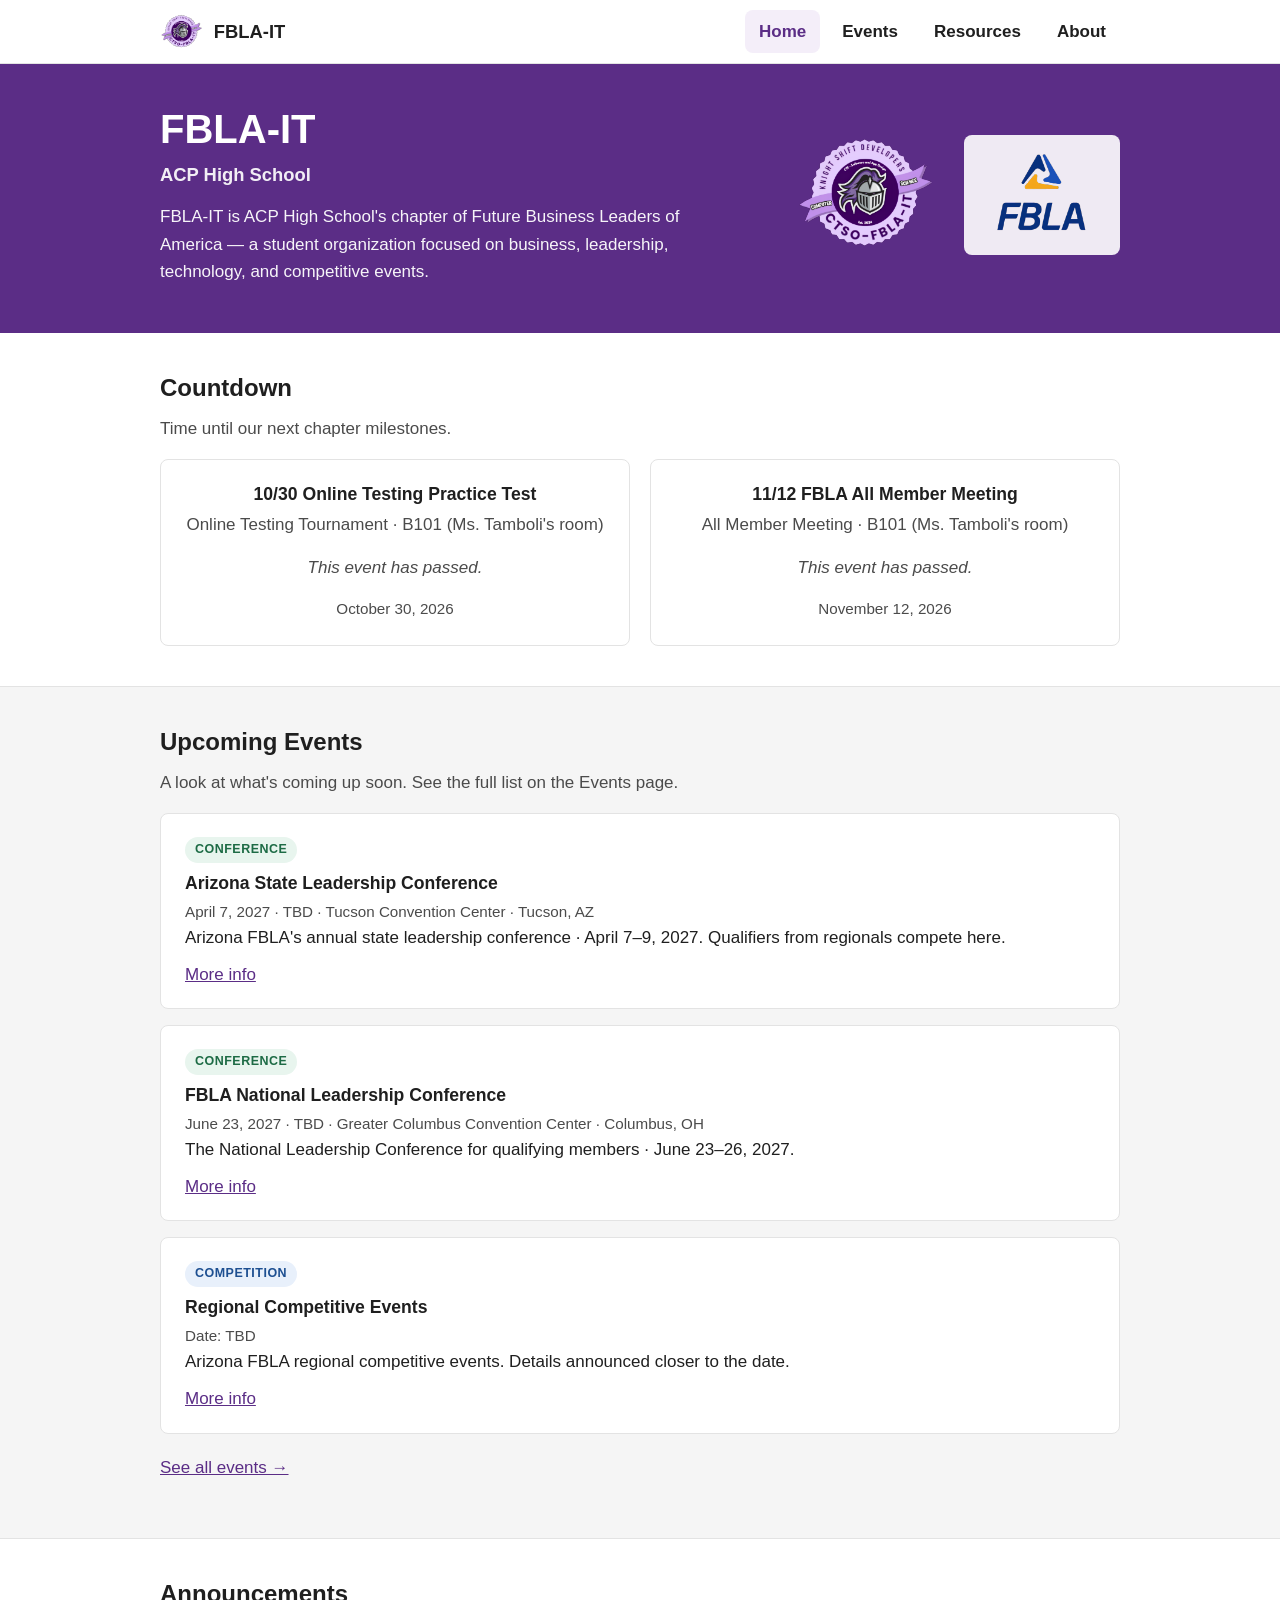
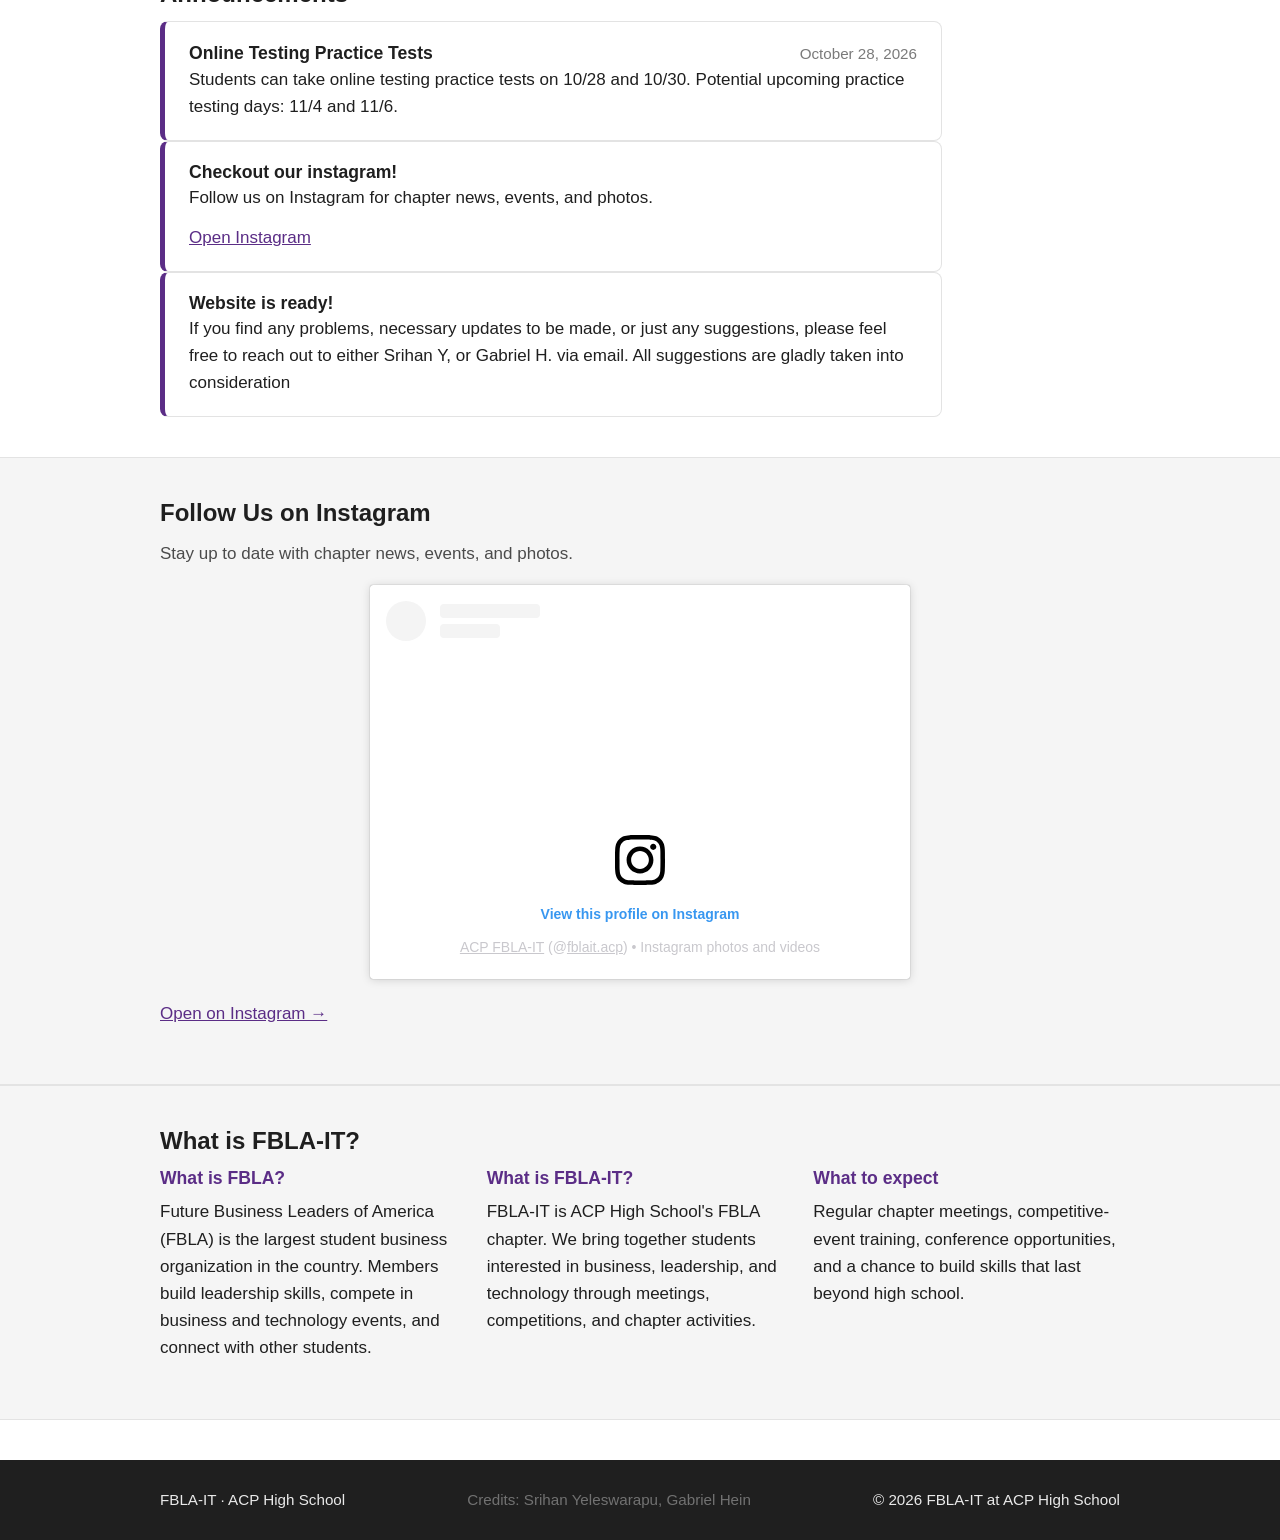
<file: index.html>
<!DOCTYPE html>
<html lang="en">
  <head>
    <meta charset="UTF-8" />
    <meta name="viewport" content="width=device-width, initial-scale=1.0" />
    <title>FBLA-IT | ACP High School</title>
    <meta
      name="description"
      content="FBLA-IT is ACP High School's FBLA chapter focused on business, leadership, technology, and competitive events."
    />
    <link rel="icon" href="images/favicon.svg" type="image/svg+xml" />
    <link rel="stylesheet" href="css/styles.css" />
  </head>
  <body>
    <header class="site-header">
      <div class="container header-inner">
        <a class="brand" href="index.html">
          <!-- Replace images/acp-logo.svg with the official ACP High School logo -->
          <img
            class="brand-logo"
            src="images/acp-logo.svg"
            alt="ACP High School logo"
          />
          <span>FBLA-IT</span>
        </a>
        <button
          class="nav-toggle"
          id="nav-toggle"
          aria-label="Menu"
          aria-expanded="false"
          aria-controls="site-nav"
        >
          <span class="bar"></span>
          <span class="bar"></span>
          <span class="bar"></span>
        </button>
        <nav id="site-nav" class="site-nav" aria-label="Main navigation">
          <ul>
            <li><a class="active" aria-current="page" href="index.html">Home</a></li>
            <li><a href="events.html">Events</a></li>
            <li><a href="resources.html">Resources</a></li>
            <li><a href="about.html">About</a></li>
          </ul>
        </nav>
      </div>
    </header>

    <main id="main">
      <!-- Hero -->
      <section class="hero">
        <div class="container hero-inner">
          <div class="hero-text">
            <h1>FBLA-IT</h1>
            <p class="hero-school">ACP High School</p>
            <p class="hero-description">
              FBLA-IT is ACP High School's chapter of Future Business Leaders
              of America — a student organization focused on business,
              leadership, technology, and competitive events.
            </p>
          </div>
          <div class="hero-logos">
            <!-- Replace these with the official logo files (keep the same names) -->
            <img src="images/acp-logo.svg" alt="ACP High School logo" />
            <img src="images/fbla-primary-logo.svg" alt="FBLA High School logo" />
            <!-- <img src="images\fbla-emblem.svg" alt="FBLA High School emblem" /> -->
          </div>
        </div>
      </section>

      <!-- Countdown -->
      <section class="section" aria-labelledby="countdown-heading">
        <div class="container">
          <h2 id="countdown-heading">Countdown</h2>
          <p class="section-intro">
            Time until our next chapter milestones.
          </p>
          <div id="countdown-list" class="countdown-list"></div>
        </div>
      </section>

      <!-- Upcoming events -->
      <section class="section section-alt" aria-labelledby="upcoming-heading">
        <div class="container">
          <h2 id="upcoming-heading">Upcoming Events</h2>
          <p class="section-intro">
            A look at what's coming up soon. See the full list on the Events page.
          </p>
          <div id="home-events" class="event-list"></div>
          <p class="section-link"><a href="events.html">See all events &rarr;</a></p>
        </div>
      </section>

      <!-- Latest announcement -->
      <section class="section" aria-labelledby="announcement-heading">
        <div class="container">
          <h2 id="announcement-heading">Announcements</h2>
          <div id="announcements"></div>
        </div>
      </section>

      <!-- Instagram -->
      <section class="section section-alt" aria-labelledby="instagram-heading">
        <div class="container">
          <h2 id="instagram-heading">Follow Us on Instagram</h2>
          <p class="section-intro">
            Stay up to date with chapter news, events, and photos.
          </p>
          <div class="instagram-embed">
            <blockquote class="instagram-media" data-instgrm-permalink="https://www.instagram.com/fblait.acp/?utm_source=ig_embed&amp;utm_campaign=loading" data-instgrm-version="14" style=" background:#FFF; border:0; border-radius:3px; box-shadow:0 0 1px 0 rgba(0,0,0,0.5),0 1px 10px 0 rgba(0,0,0,0.15); margin: 1px auto; max-width:540px; min-width:326px; padding:0; width:99.375%; width:-webkit-calc(100% - 2px); width:calc(100% - 2px);">
              <div style="padding:16px;">
                <a href="https://www.instagram.com/fblait.acp/?utm_source=ig_embed&amp;utm_campaign=loading" style=" background:#FFFFFF; line-height:0; padding:0 0; text-align:center; text-decoration:none; width:100%;" target="_blank">
                  <div style=" display: flex; flex-direction: row; align-items: center;">
                    <div style="background-color: #F4F4F4; border-radius: 50%; flex-grow: 0; height: 40px; margin-right: 14px; width: 40px;"></div>
                    <div style="display: flex; flex-direction: column; flex-grow: 1; justify-content: center;">
                      <div style=" background-color: #F4F4F4; border-radius: 4px; flex-grow: 0; height: 14px; margin-bottom: 6px; width: 100px;"></div>
                      <div style=" background-color: #F4F4F4; border-radius: 4px; flex-grow: 0; height: 14px; width: 60px;"></div>
                    </div>
                  </div>
                  <div style="padding: 19% 0;"></div>
                  <div style="display:block; height:50px; margin:0 auto 12px; width:50px;">
                    <svg width="50px" height="50px" viewBox="0 0 60 60" version="1.1" xmlns="https://www.w3.org/2000/svg" xmlns:xlink="https://www.w3.org/1999/xlink">
                      <g stroke="none" stroke-width="1" fill="none" fill-rule="evenodd">
                        <g transform="translate(-511.000000, -20.000000)" fill="#000000">
                          <g>
                            <path d="M556.869,30.41 C554.814,30.41 553.148,32.076 553.148,34.131 C553.148,36.186 554.814,37.852 556.869,37.852 C558.924,37.852 560.59,36.186 560.59,34.131 C560.59,32.076 558.924,30.41 556.869,30.41 M541,60.657 C535.114,60.657 530.342,55.887 530.342,50 C530.342,44.114 535.114,39.342 541,39.342 C546.887,39.342 551.658,44.114 551.658,50 C551.658,55.887 546.887,60.657 541,60.657 M541,33.886 C532.1,33.886 524.886,41.1 524.886,50 C524.886,58.899 532.1,66.113 541,66.113 C549.9,66.113 557.115,58.899 557.115,50 C557.115,41.1 549.9,33.886 541,33.886 M565.378,62.101 C565.244,65.022 564.756,66.606 564.346,67.663 C563.803,69.06 563.154,70.057 562.106,71.106 C561.058,72.155 560.06,72.803 558.662,73.347 C557.607,73.757 556.021,74.244 553.102,74.378 C549.944,74.521 548.997,74.552 541,74.552 C533.003,74.552 532.056,74.521 528.898,74.378 C525.979,74.244 524.393,73.757 523.338,73.347 C521.94,72.803 520.942,72.155 519.894,71.106 C518.846,70.057 518.197,69.06 517.654,67.663 C517.244,66.606 516.755,65.022 516.623,62.101 C516.479,58.943 516.448,57.996 516.448,50 C516.448,42.003 516.479,41.056 516.623,37.899 C516.755,34.978 517.244,33.391 517.654,32.338 C518.197,30.938 518.846,29.942 519.894,28.894 C520.942,27.846 521.94,27.196 523.338,26.654 C524.393,26.244 525.979,25.756 528.898,25.623 C532.057,25.479 533.004,25.448 541,25.448 C548.997,25.448 549.943,25.479 553.102,25.623 C556.021,25.756 557.607,26.244 558.662,26.654 C560.06,27.196 561.058,27.846 562.106,28.894 C563.154,29.942 563.803,30.938 564.346,32.338 C564.756,33.391 565.244,34.978 565.378,37.899 C565.522,41.056 565.552,42.003 565.552,50 C565.552,57.996 565.522,58.943 565.378,62.101 M570.82,37.631 C570.674,34.438 570.167,32.258 569.425,30.349 C568.659,28.377 567.633,26.702 565.965,25.035 C564.297,23.368 562.623,22.342 560.652,21.575 C558.743,20.834 556.562,20.326 553.369,20.18 C550.169,20.033 549.148,20 541,20 C532.853,20 531.831,20.033 528.631,20.18 C525.438,20.326 523.257,20.834 521.349,21.575 C519.376,22.342 517.703,23.368 516.035,25.035 C514.368,26.702 513.342,28.377 512.574,30.349 C511.834,32.258 511.326,34.438 511.181,37.631 C511.035,40.831 511,41.851 511,50 C511,58.147 511.035,59.17 511.181,62.369 C511.326,65.562 511.834,67.743 512.574,69.651 C513.342,71.625 514.368,73.296 516.035,74.965 C517.703,76.634 519.376,77.658 521.349,78.425 C523.257,79.167 525.438,79.673 528.631,79.82 C531.831,79.965 532.853,80.001 541,80.001 C549.148,80.001 550.169,79.965 553.369,79.82 C556.562,79.673 558.743,79.167 560.652,78.425 C562.623,77.658 564.297,76.634 565.965,74.965 C567.633,73.296 568.659,71.625 569.425,69.651 C570.167,67.743 570.674,65.562 570.82,62.369 C570.966,59.17 571,58.147 571,50 C571,41.851 570.966,40.831 570.82,37.631"></path>
                          </g>
                        </g>
                      </g>
                    </svg>
                  </div>
                  <div style="padding-top: 8px;">
                    <div style=" color:#3897f0; font-family:Arial,sans-serif; font-size:14px; font-style:normal; font-weight:550; line-height:18px;">View this profile on Instagram</div>
                  </div>
                </a>
                <p style=" color:#c9c8cd; font-family:Arial,sans-serif; font-size:14px; line-height:17px; margin-bottom:0; margin-top:8px; overflow:hidden; padding:8px 0 7px; text-align:center; text-overflow:ellipsis; white-space:nowrap;">
                  <a href="https://www.instagram.com/fblait.acp/?utm_source=ig_embed&amp;utm_campaign=loading" style=" color:#c9c8cd; font-family:Arial,sans-serif; font-size:14px; font-style:normal; font-weight:normal; line-height:17px;" target="_blank">ACP FBLA-IT</a>
                  (@<a href="https://www.instagram.com/fblait.acp/?utm_source=ig_embed&amp;utm_campaign=loading" style=" color:#c9c8cd; font-family:Arial,sans-serif; font-size:14px; font-style:normal; font-weight:normal; line-height:17px;" target="_blank">fblait.acp</a>) • Instagram photos and videos
                </p>
              </div>
            </blockquote>
          </div>
          <p class="section-link"><a href="https://www.instagram.com/fblait.acp/" target="_blank" rel="noopener">Open on Instagram &rarr;</a></p>
        </div>
      </section>

      <!-- About -->
      <section class="section section-alt" aria-labelledby="about-heading">
        <div class="container">
          <h2 id="about-heading">What is FBLA-IT?</h2>
          <div class="about-cols">
            <div>
              <h3>What is FBLA?</h3>
              <p>
                Future Business Leaders of America (FBLA) is the largest student
                business organization in the country. Members build leadership
                skills, compete in business and technology events, and connect
                with other students.
              </p>
            </div>
            <div>
              <h3>What is FBLA-IT?</h3>
              <p>
                FBLA-IT is ACP High School's FBLA chapter. We bring together
                students interested in business, leadership, and technology
                through meetings, competitions, and chapter activities.
              </p>
            </div>
            <div>
              <h3>What to expect</h3>
              <p>
                Regular chapter meetings, competitive-event training, conference
                opportunities, and a chance to build skills that last beyond
                high school.
              </p>
            </div>
          </div>
        </div>
      </section>
    </main>

    <footer class="site-footer">
      <div class="container footer-inner">
        <p>FBLA-IT &middot; ACP High School</p>
        <p class="footer-credits">Credits: Srihan Yeleswarapu, Gabriel Hein</p>
        <p>&copy; 2026 FBLA-IT at ACP High School</p>
      </div>
    </footer>

    <script src="js/data.js?v=7"></script>
    <script src="js/site.js?v=6"></script>
    <script async src="https://www.instagram.com/embed.js"></script>
  </body>
</html>
</file>
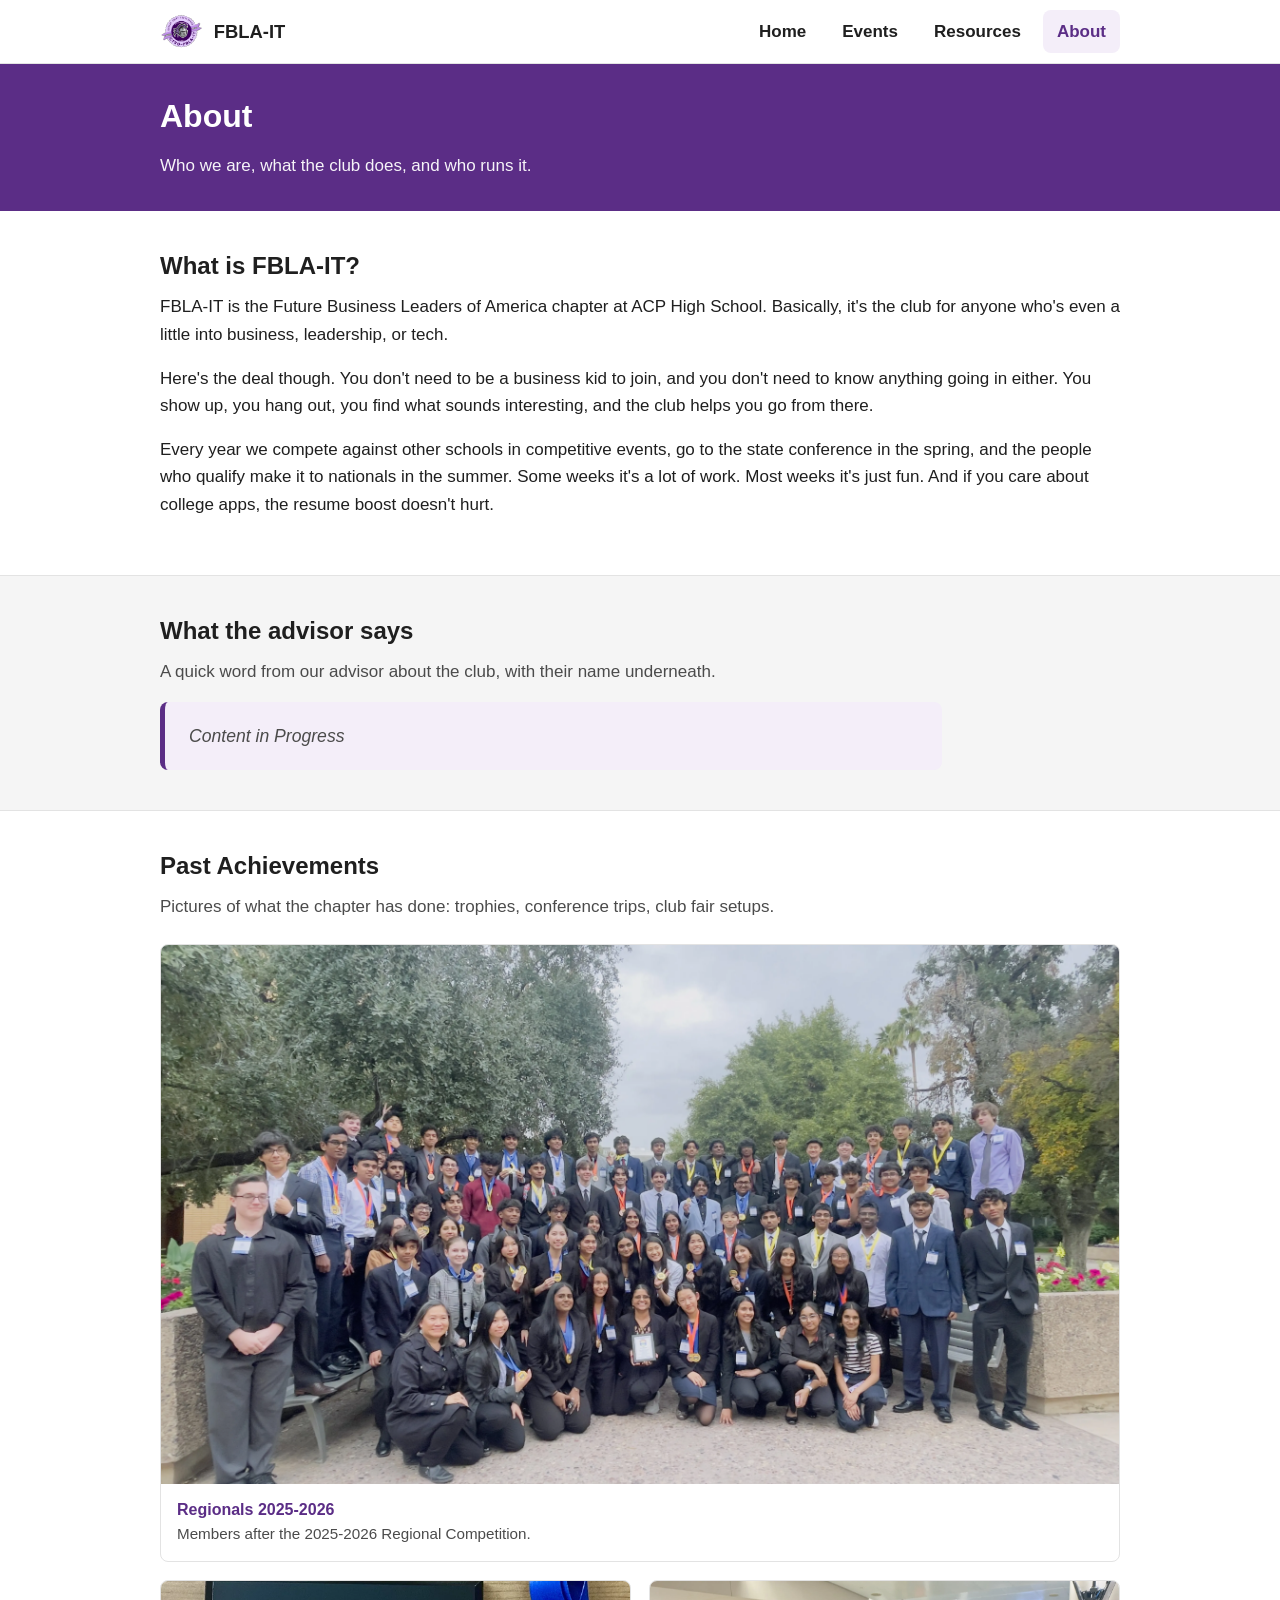
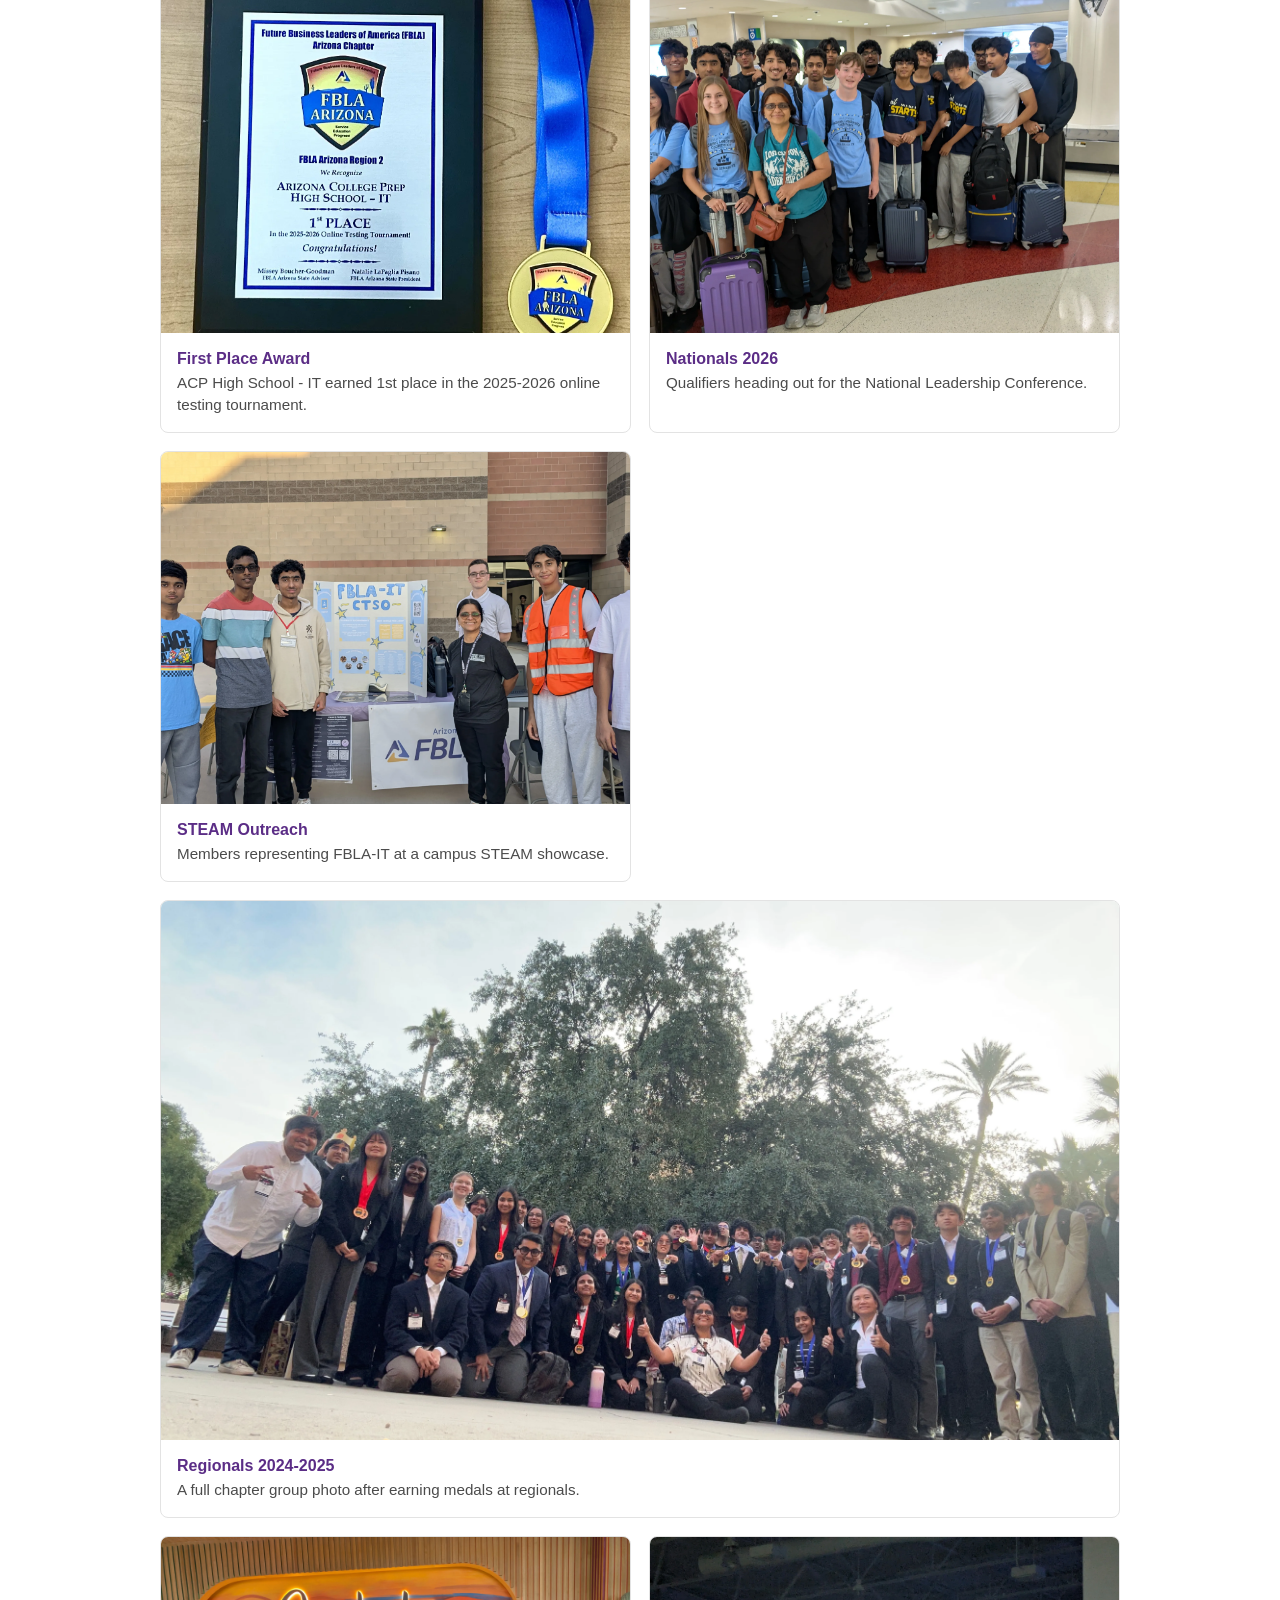
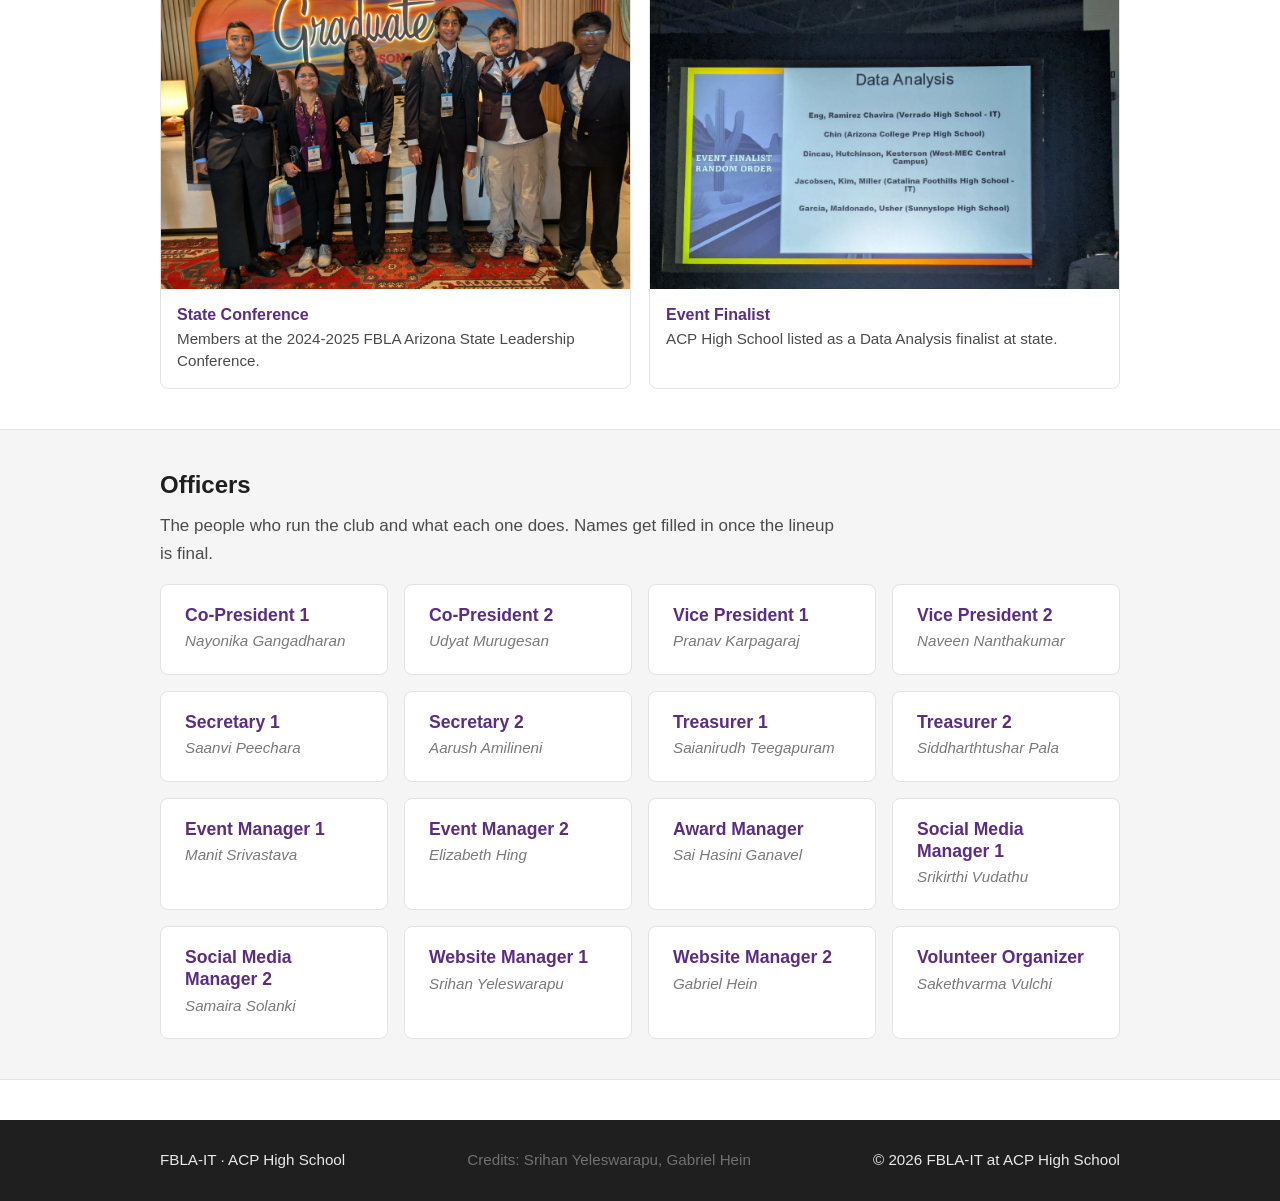
<file: about.html>
<!DOCTYPE html>
<html lang="en">

<head>
  <meta charset="UTF-8" />
  <meta name="viewport" content="width=device-width, initial-scale=1.0" />
  <title>About | FBLA-IT · ACP High School</title>
  <meta name="description"
    content="Who we are, what the club does, and the people who run FBLA-IT at ACP High School." />
  <link rel="icon" href="images/favicon.svg" type="image/svg+xml" />
  <link rel="stylesheet" href="css/styles.css" />
</head>

<body>
  <header class="site-header">
    <div class="container header-inner">
      <a class="brand" href="index.html">
        <img class="brand-logo" src="images/acp-logo.svg" alt="ACP High School logo" />
        <span>FBLA-IT</span>
      </a>
      <button class="nav-toggle" id="nav-toggle" aria-label="Menu" aria-expanded="false" aria-controls="site-nav">
        <span class="bar"></span>
        <span class="bar"></span>
        <span class="bar"></span>
      </button>
      <nav id="site-nav" class="site-nav" aria-label="Main navigation">
        <ul>
          <li><a href="index.html">Home</a></li>
          <li><a href="events.html">Events</a></li>
          <li><a href="resources.html">Resources</a></li>
          <li><a class="active" aria-current="page" href="about.html">About</a></li>
        </ul>
      </nav>
    </div>
  </header>

  <main id="main">
    <section class="page-header">
      <div class="container">
        <h1>About</h1>
        <p>Who we are, what the club does, and who runs it.</p>
      </div>
    </section>

    <section class="section">
      <div class="container">
        <h2>What is FBLA-IT?</h2>
        <p>
          FBLA-IT is the Future Business Leaders of America chapter at ACP
          High School. Basically, it's the club for anyone who's even a little
          into business, leadership, or tech.
        </p>
        <p>
          Here's the deal though. You don't need to be a business kid to join,
          and you don't need to know anything going in either. You show up,
          you hang out, you find what sounds interesting, and the club helps
          you go from there.
        </p>
        <p>
          Every year we compete against other schools in competitive events,
          go to the state conference in the spring, and the people who qualify
          make it to nationals in the summer. Some weeks it's a lot of work.
          Most weeks it's just fun. And if you care about college apps, the
          resume boost doesn't hurt.
        </p>
      </div>
    </section>

    <section class="section section-alt">
      <div class="container">
        <h2>What the advisor says</h2>
        <p class="section-intro">
          A quick word from our advisor about the club, with their name
          underneath.
        </p>
        <blockquote class="advisor-quote">
          <p>Content in Progress</p>
        </blockquote>
      </div>
    </section>

    <section class="section">
      <div class="container">
        <h2>Past Achievements</h2>
        <p class="section-intro">
          Pictures of what the chapter has done: trophies, conference trips,
          club fair setups.
        </p>
        <div class="achievement-gallery">
          <figure class="achievement-card achievement-card-wide">
            <img src="images/fbla-pics/Regionals_25-26/IMG_5899.webp"
              alt="ACP FBLA-IT members holding medals after the 2025-2026 regional competition" loading="lazy" />
            <figcaption>
              <strong>Regionals 2025-2026</strong>
              Members after the 2025-2026 Regional Competition.
            </figcaption>
          </figure>
          <figure class="achievement-card">
            <img
              src="images/fbla-pics/Regionals_25-26/Regionals Photo Form (File responses)/1stPlace_PlaqueAndMedal26.webp"
              alt="FBLA Arizona Region 2 first place plaque and medal for ACP High School IT" loading="lazy" />
            <figcaption>
              <strong>First Place Award</strong>
              ACP High School - IT earned 1st place in the 2025-2026 online
              testing tournament.
            </figcaption>
          </figure>
          <figure class="achievement-card">
            <img src="images/fbla-pics/Nationals_26/National2.webp"
              alt="ACP FBLA-IT students traveling with luggage for the national leadership conference" loading="lazy" />
            <figcaption>
              <strong>Nationals 2026</strong>
              Qualifiers heading out for the National Leadership Conference.
            </figcaption>
          </figure>
          <figure class="achievement-card">
            <img src="images/fbla-pics/Nationals_26/STEAM.webp"
              alt="ACP FBLA-IT students and advisor standing at a STEAM event booth" loading="lazy" />
            <figcaption>
              <strong>STEAM Outreach</strong>
              Members representing FBLA-IT at a campus STEAM showcase.
            </figcaption>
          </figure>
          <figure class="achievement-card achievement-card-wide">
            <img src="images/fbla-pics/Regionals_24-25/FBLA Regional_WhoteGroup_Cropped.webp"
              alt="ACP FBLA-IT members gathered outside after the 2024-2025 regional competition" loading="lazy" />
            <figcaption>
              <strong>Regionals 2024-2025</strong>
              A full chapter group photo after earning medals at regionals.
            </figcaption>
          </figure>
          <figure class="achievement-card">
            <img src="images/fbla-pics/State_Competitions_24-25/PXL_20250403_151923376.MP.webp"
              alt="ACP FBLA-IT members posing at the state conference" loading="lazy" />
            <figcaption>
              <strong>State Conference</strong>
              Members at the 2024-2025 FBLA Arizona State Leadership
              Conference.
            </figcaption>
          </figure>
          <figure class="achievement-card">
            <img src="images/fbla-pics/State_Competitions_24-25/PXL_20250403_171533867.webp"
              alt="Event finalist screen showing an ACP High School student listed for Data Analysis" loading="lazy" />
            <figcaption>
              <strong>Event Finalist</strong>
              ACP High School listed as a Data Analysis finalist at state.
            </figcaption>
          </figure>
        </div>
      </div>
    </section>

    <section class="section section-alt">
      <div class="container">
        <h2>Officers</h2>
        <p class="section-intro">
          The people who run the club and what each one does. Names get filled
          in once the lineup is final.
        </p>
        <div class="officer-grid">
          <article class="officer-card">
            <h3>Co-President 1</h3>
            <p class="officer-name">Nayonika Gangadharan</p>
          </article>
          <article class="officer-card">
            <h3>Co-President 2</h3>
            <p class="officer-name">Udyat Murugesan</p>
          </article>
          <article class="officer-card">
            <h3>Vice President 1</h3>
            <p class="officer-name">Pranav Karpagaraj</p>
          </article>
          <article class="officer-card">
            <h3>Vice President 2</h3>
            <p class="officer-name">Naveen Nanthakumar</p>
          </article>
          <article class="officer-card">
            <h3>Secretary 1</h3>
            <p class="officer-name">Saanvi Peechara</p>
          </article>
          <article class="officer-card">
            <h3>Secretary 2</h3>
            <p class="officer-name">Aarush Amilineni</p>
          </article>
          <article class="officer-card">
            <h3>Treasurer 1</h3>
            <p class="officer-name">Saianirudh Teegapuram</p>
          </article>
          <article class="officer-card">
            <h3>Treasurer 2</h3>
            <p class="officer-name">Siddharthtushar Pala</p>
          </article>
          <article class="officer-card">
            <h3>Event Manager 1</h3>
            <p class="officer-name">Manit Srivastava</p>
          </article>
          <article class="officer-card">
            <h3>Event Manager 2</h3>
            <p class="officer-name">Elizabeth Hing</p>
          </article>
          <article class="officer-card">
            <h3>Award Manager</h3>
            <p class="officer-name">Sai Hasini Ganavel</p>
          </article>
          <article class="officer-card">
            <h3>Social Media Manager 1</h3>
            <p class="officer-name">Srikirthi Vudathu</p>
          </article>
          <article class="officer-card">
            <h3>Social Media Manager 2</h3>
            <p class="officer-name">Samaira Solanki</p>
          </article>
          <article class="officer-card">
            <h3>Website Manager 1</h3>
            <p class="officer-name">Srihan Yeleswarapu</p>
          </article>
          <article class="officer-card">
            <h3>Website Manager 2</h3>
            <p class="officer-name">Gabriel Hein</p>
          </article>
          <article class="officer-card">
            <h3>Volunteer Organizer</h3>
            <p class="officer-name">Sakethvarma Vulchi</p>
          </article>
        </div>
      </div>
    </section>
  </main>

  <footer class="site-footer">
    <div class="container footer-inner">
      <p>FBLA-IT &middot; ACP High School</p>
      <p class="footer-credits">Credits: Srihan Yeleswarapu, Gabriel Hein</p>
      <p>&copy; 2026 FBLA-IT at ACP High School</p>
    </div>
  </footer>    <script src="js/data.js?v=7"></script>
    <script src="js/site.js?v=6"></script>
</body>

</html>
</file>
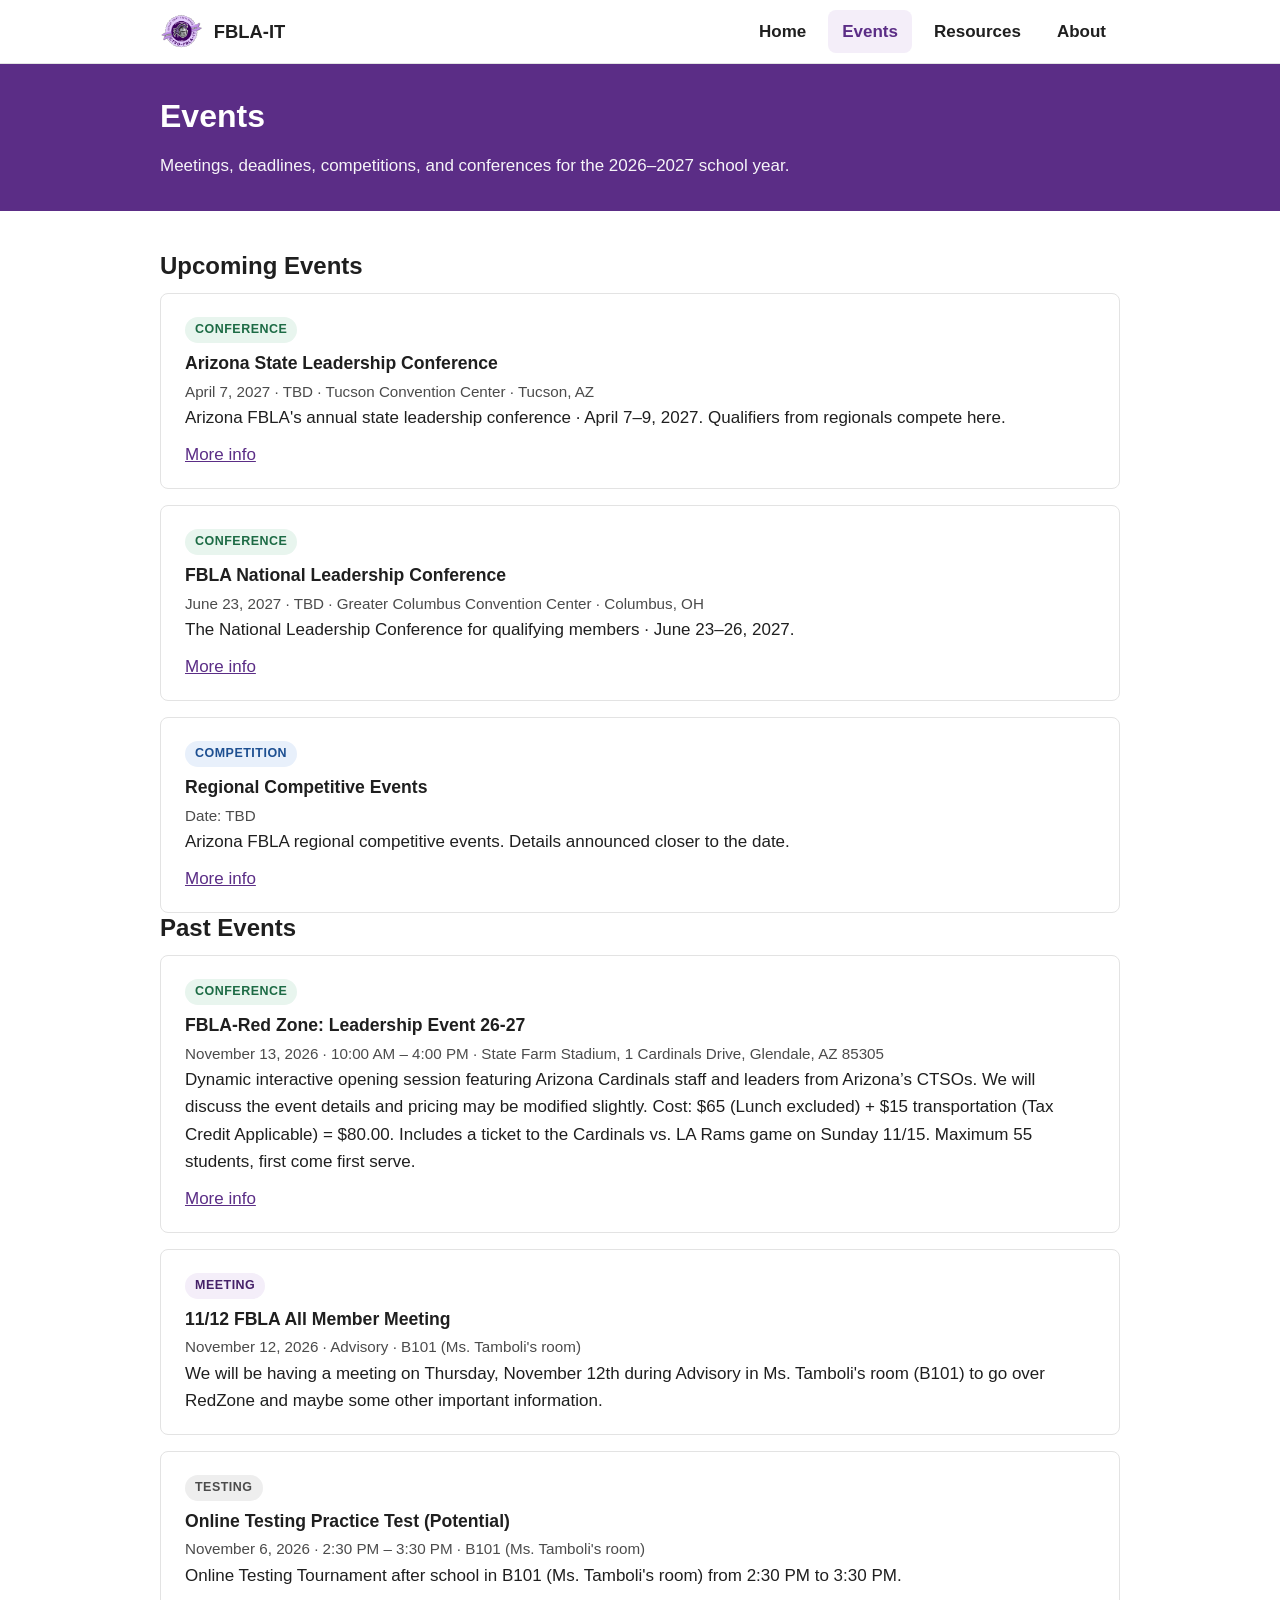
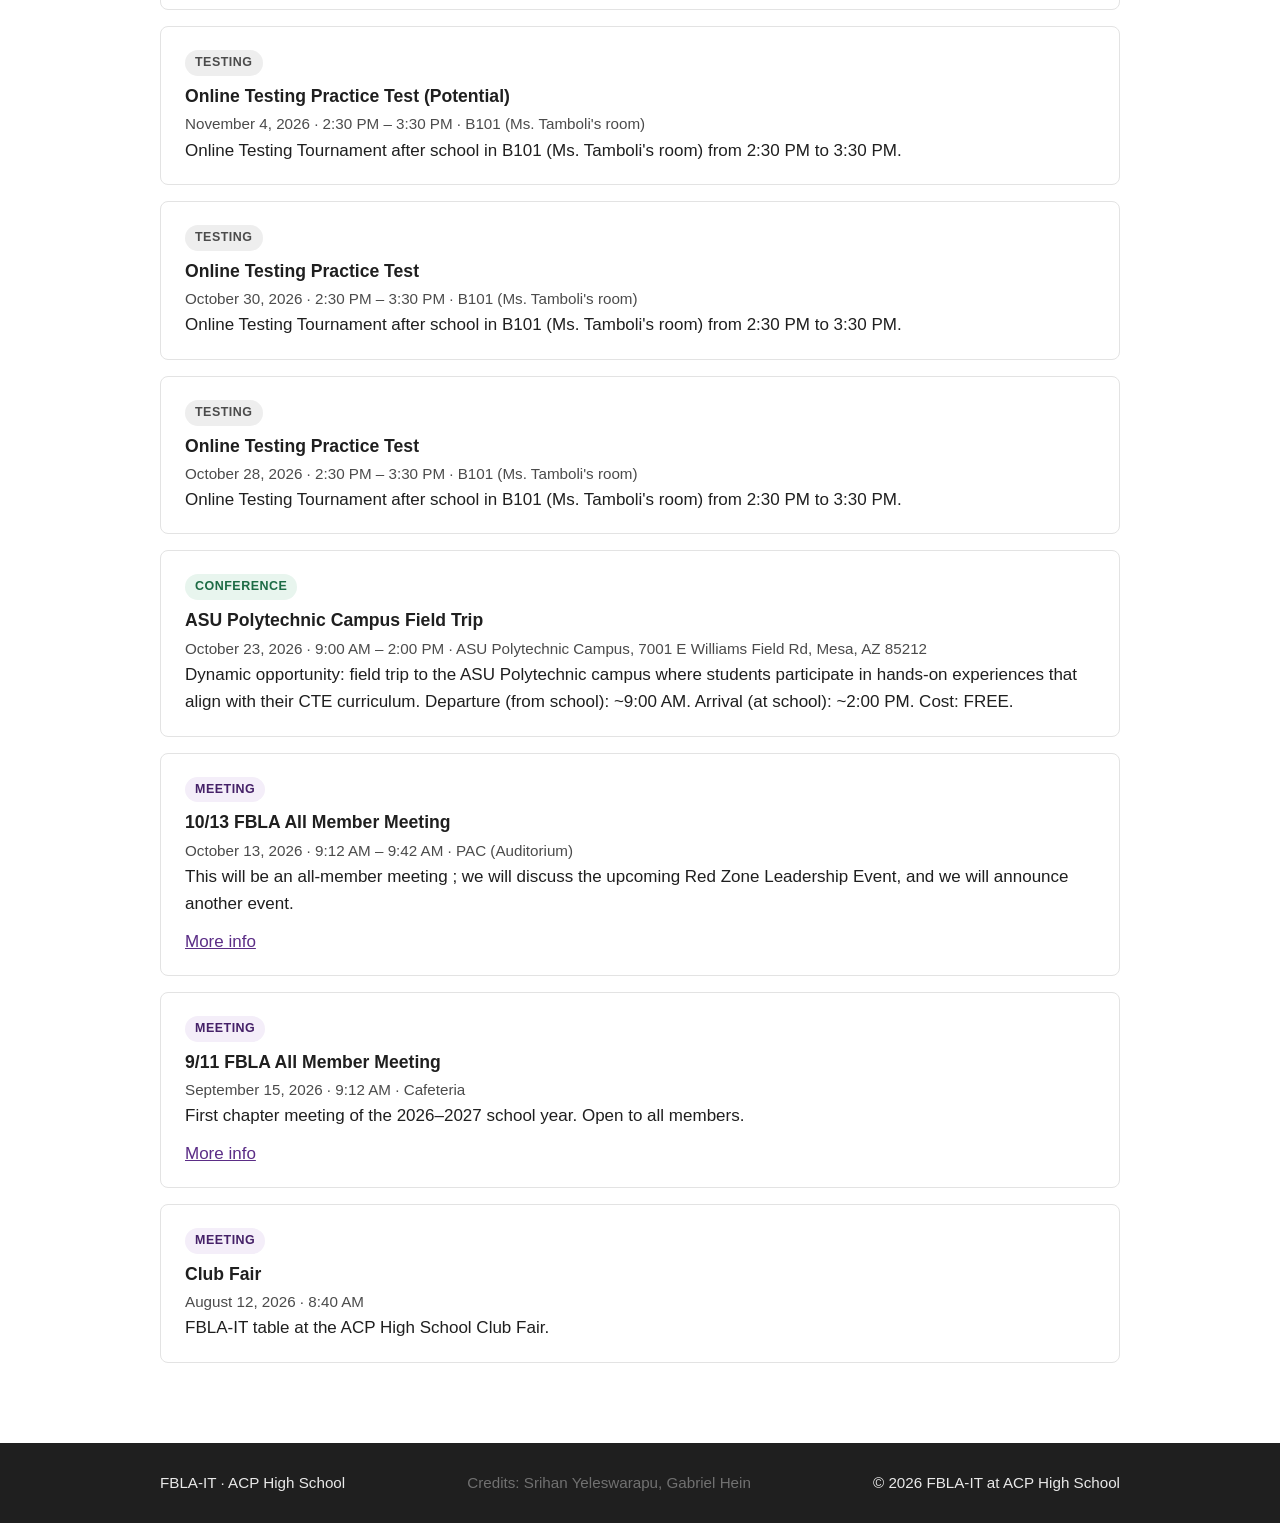
<file: events.html>
<!DOCTYPE html>
<html lang="en">
  <head>
    <meta charset="UTF-8" />
    <meta name="viewport" content="width=device-width, initial-scale=1.0" />
    <title>Events | FBLA-IT · ACP High School</title>
    <meta
      name="description"
      content="Upcoming FBLA-IT events and deadlines: meetings, competitions, conferences, and chapter dates."
    />
    <link rel="icon" href="images/favicon.svg" type="image/svg+xml" />
    <link rel="stylesheet" href="css/styles.css" />
  </head>
  <body>
    <header class="site-header">
      <div class="container header-inner">
        <a class="brand" href="index.html">
          <!-- Replace images/acp-logo.svg with the official ACP High School logo -->
          <img
            class="brand-logo"
            src="images/acp-logo.svg"
            alt="ACP High School logo"
          />
          <span>FBLA-IT</span>
        </a>
        <button
          class="nav-toggle"
          id="nav-toggle"
          aria-label="Menu"
          aria-expanded="false"
          aria-controls="site-nav"
        >
          <span class="bar"></span>
          <span class="bar"></span>
          <span class="bar"></span>
        </button>
        <nav id="site-nav" class="site-nav" aria-label="Main navigation">
          <ul>
            <li><a href="index.html">Home</a></li>
            <li><a class="active" aria-current="page" href="events.html">Events</a></li>
            <li><a href="resources.html">Resources</a></li>
            <li><a href="about.html">About</a></li>
          </ul>
        </nav>
      </div>
    </header>

    <main id="main">
      <section class="page-header">
        <div class="container">
          <h1>Events</h1>
          <p>
            Meetings, deadlines, competitions, and conferences for the
            2026&ndash;2027 school year.
          </p>
        </div>
      </section>

      <section class="section">
        <div class="container">
          <h2>Upcoming Events</h2>
          <div id="upcoming-events" class="event-list"></div>

          <h2 id="past-events-heading">Past Events</h2>
          <div id="past-events" class="event-list"></div>
        </div>
      </section>
    </main>

    <footer class="site-footer">
      <div class="container footer-inner">
        <p>FBLA-IT &middot; ACP High School</p>
        <p class="footer-credits">Credits: Srihan Yeleswarapu, Gabriel Hein</p>
        <p>&copy; 2026 FBLA-IT at ACP High School</p>
      </div>
    </footer>

    <script src="js/data.js?v=7"></script>
    <script src="js/site.js?v=6"></script>
  </body>
</html>
</file>
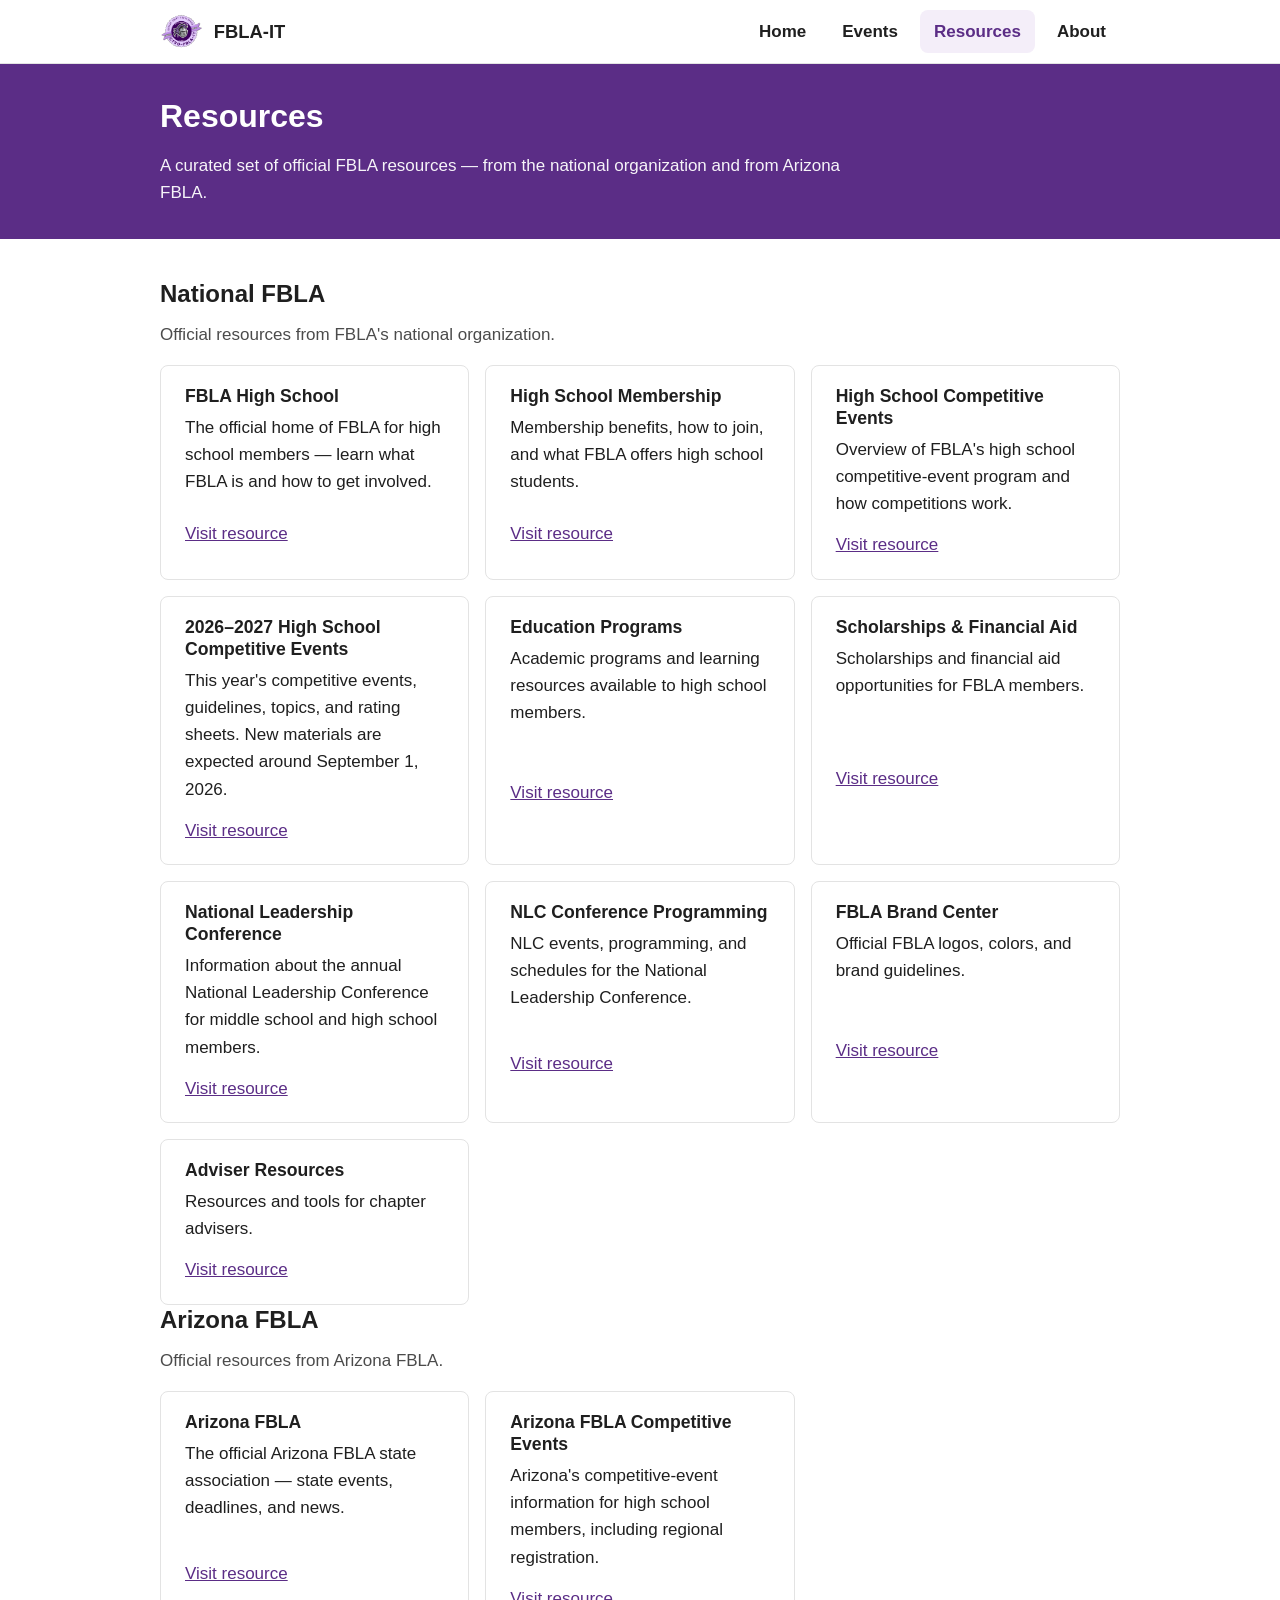
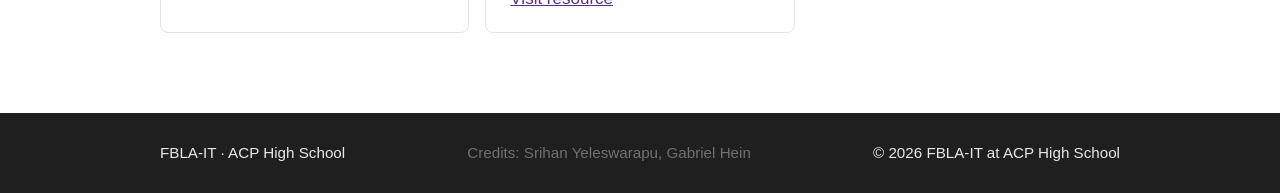
<file: resources.html>
<!DOCTYPE html>
<html lang="en">
  <head>
    <meta charset="UTF-8" />
    <meta name="viewport" content="width=device-width, initial-scale=1.0" />
    <title>Resources | FBLA-IT · ACP High School</title>
    <meta
      name="description"
      content="Official FBLA resources for members and anyone curious about the organization — National FBLA and Arizona FBLA."
    />
    <link rel="icon" href="images/favicon.svg" type="image/svg+xml" />
    <link rel="stylesheet" href="css/styles.css" />
  </head>
  <body>
    <header class="site-header">
      <div class="container header-inner">
        <a class="brand" href="index.html">
          <!-- Replace images/acp-logo.svg with the official ACP High School logo -->
          <img
            class="brand-logo"
            src="images/acp-logo.svg"
            alt="ACP High School logo"
          />
          <span>FBLA-IT</span>
        </a>
        <button
          class="nav-toggle"
          id="nav-toggle"
          aria-label="Menu"
          aria-expanded="false"
          aria-controls="site-nav"
        >
          <span class="bar"></span>
          <span class="bar"></span>
          <span class="bar"></span>
        </button>
        <nav id="site-nav" class="site-nav" aria-label="Main navigation">
          <ul>
            <li><a href="index.html">Home</a></li>
            <li><a href="events.html">Events</a></li>
            <li><a class="active" aria-current="page" href="resources.html">Resources</a></li>
            <li><a href="about.html">About</a></li>
          </ul>
        </nav>
      </div>
    </header>

    <main id="main">
      <section class="page-header">
        <div class="container">
          <h1>Resources</h1>
          <p>
            A curated set of official FBLA resources — from the national
            organization and from Arizona FBLA.
          </p>
        </div>
      </section>

      <section class="section">
        <div class="container">
          <div id="national-section">
            <h2>National FBLA</h2>
            <p class="section-intro">
              Official resources from FBLA's national organization.
            </p>
            <div id="national-resources" class="resource-grid"></div>
          </div>

          <div id="arizona-section">
            <h2>Arizona FBLA</h2>
            <p class="section-intro">
              Official resources from Arizona FBLA.
            </p>
            <div id="arizona-resources" class="resource-grid"></div>
          </div>
        </div>
      </section>
    </main>

    <footer class="site-footer">
      <div class="container footer-inner">
        <p>FBLA-IT &middot; ACP High School</p>
        <p class="footer-credits">Credits: Srihan Yeleswarapu, Gabriel Hein</p>
        <p>&copy; 2026 FBLA-IT at ACP High School</p>
      </div>
    </footer>

    <script src="js/data.js?v=7"></script>
    <script src="js/site.js?v=6"></script>
  </body>
</html>
</file>
<file: css/styles.css>
:root {
  --acp-purple: #5b2d86;
  --acp-purple-dark: #452168;
  --acp-purple-light: #f4eef9;
  --ink: #1f1f1f;
  --grey-700: #4b4b4b;
  --grey-500: #7a7a7a;
  --grey-300: #d9d9d9;
  --grey-100: #f5f5f5;
  --white: #ffffff;
  --border: #e3e3e3;
  --radius: 8px;
  --max-width: 1000px;
}

/* ---- Reset & base ---- */
* {
  box-sizing: border-box;
}

body {
  margin: 0;
  font-family: -apple-system, BlinkMacSystemFont, "Segoe UI", Roboto, Helvetica,
    Arial, sans-serif;
  font-size: 17px;
  line-height: 1.6;
  color: var(--ink);
  background: var(--white);
}

h1,
h2,
h3 {
  line-height: 1.25;
  margin: 0 0 0.5em;
}

h1 {
  font-size: 2rem;
}

h2 {
  font-size: 1.5rem;
}

h3 {
  font-size: 1.1rem;
}

p {
  margin: 0 0 1em;
}

a {
  color: var(--acp-purple);
}

a:hover {
  color: var(--acp-purple-dark);
}

/* Visible focus state for keyboard users */
a:focus-visible,
button:focus-visible {
  outline: 3px solid var(--acp-purple);
  outline-offset: 2px;
}

img {
  max-width: 100%;
  height: auto;
}

.container {
  max-width: var(--max-width);
  margin: 0 auto;
  padding: 0 20px;
}
.instagram-embed {
  display: flex;
  justify-content: center;
  margin: 0 auto;
}

/* ---- Header / navigation ---- */
.site-header {
  background: var(--white);
  border-bottom: 1px solid var(--border);
  position: sticky;
  top: 0;
  z-index: 50;
}

.header-inner {
  display: flex;
  align-items: center;
  justify-content: space-between;
  gap: 16px;
  padding-top: 10px;
  padding-bottom: 10px;
}

.brand {
  display: flex;
  align-items: center;
  gap: 10px;
  text-decoration: none;
  color: var(--ink);
  font-weight: 700;
  font-size: 1.15rem;
}

.brand:hover {
  color: var(--ink);
}

.brand-logo {
  height: 36px;
  width: auto;
}

.site-nav ul {
  list-style: none;
  margin: 0;
  padding: 0;
  display: flex;
  gap: 8px;
}

.site-nav a {
  display: block;
  padding: 8px 14px;
  border-radius: var(--radius);
  text-decoration: none;
  color: var(--ink);
  font-weight: 600;
}

.site-nav a:hover {
  background: var(--grey-100);
  color: var(--acp-purple);
}

.site-nav a.active {
  color: var(--acp-purple);
  background: var(--acp-purple-light);
}

/* Hamburger button (hidden on large screens) */
.nav-toggle {
  display: none;
  background: none;
  border: 1px solid var(--grey-300);
  border-radius: var(--radius);
  padding: 8px 10px;
  cursor: pointer;
}

.nav-toggle .bar {
  display: block;
  width: 22px;
  height: 2px;
  background: var(--ink);
  margin: 4px 0;
  border-radius: 1px;
}

/* ---- Hero ---- */
.hero {
  background: var(--acp-purple);
  color: var(--white);
  padding: 40px 0 48px;
}

.hero-inner {
  display: flex;
  align-items: center;
  justify-content: space-between;
  gap: 32px;
  flex-wrap: wrap;
}

.hero h1 {
  font-size: 2.5rem;
  margin-bottom: 0.15em;
}

.hero-school {
  font-size: 1.15rem;
  font-weight: 600;
  opacity: 0.92;
  margin-bottom: 0.75em;
}

.hero-description {
  max-width: 34em;
  margin: 0;
  opacity: 0.95;
}

.hero-logos {
  display: flex;
  align-items: center;
  gap: 24px;
  flex-shrink: 0;
}

.hero-logos img {
  height: 120px;
  width: auto;
  object-fit: contain;
}

.hero-logos img:last-child {
  background: rgba(255, 255, 255, 0.9);
  padding: 12px 16px;
  border-radius: 8px;
}

/* ---- Sections ---- */
.section {
  padding: 40px 0;
}

.section-alt {
  background: var(--grey-100);
  border-top: 1px solid var(--border);
  border-bottom: 1px solid var(--border);
}

.section-intro {
  color: var(--grey-700);
  max-width: 40em;
}

.section-link {
  margin-top: 20px;
}

/* ---- Page header (Events / Resources) ---- */
.page-header {
  background: var(--acp-purple);
  color: var(--white);
  padding: 32px 0;
}

.page-header p {
  opacity: 0.95;
  max-width: 42em;
  margin: 0;
}

/* ---- Countdown ---- */
.countdown-list {
  display: grid;
  gap: 20px;
  grid-template-columns: repeat(auto-fit, minmax(260px, 1fr));
}

.countdown-card {
  border: 1px solid var(--border);
  border-radius: var(--radius);
  padding: 24px;
  background: var(--white);
  text-align: center;
}

.countdown-name {
  margin-bottom: 0.25em;
}

.countdown-note {
  color: var(--grey-700);
  margin-bottom: 16px;
}

.countdown-time {
  display: flex;
  justify-content: center;
  gap: 16px;
  margin: 16px 0;
}

.countdown-unit {
  display: flex;
  flex-direction: column;
  align-items: center;
  min-width: 56px;
}

.countdown-value {
  font-size: 1.9rem;
  font-weight: 700;
  color: var(--acp-purple);
  font-variant-numeric: tabular-nums;
  line-height: 1.1;
}

.countdown-label {
  font-size: 0.8rem;
  text-transform: uppercase;
  letter-spacing: 0.04em;
  color: var(--grey-500);
}

.countdown-date {
  color: var(--grey-700);
  margin: 0;
  font-size: 0.95rem;
}

.countdown-past {
  margin: 0;
  color: var(--grey-700);
  font-style: italic;
}

.countdown-tbd {
  margin: 12px 0 0;
  color: var(--grey-700);
  font-style: italic;
}

.countdown-skip {
  margin: 12px 0 0;
  color: #b91c1c;
  font-style: italic;
  font-size: 0.95rem;
}

/* ---- Announcement ---- */
.announcement-card {
  border: 1px solid var(--border);
  border-left: 5px solid var(--acp-purple);
  border-radius: var(--radius);
  padding: 20px 24px;
  background: var(--white);
  max-width: 46em;
}

.announcement-header {
  display: flex;
  align-items: baseline;
  justify-content: space-between;
  gap: 16px;
  flex-wrap: wrap;
}

.announcement-card h3 {
  margin-bottom: 0;
}

.announcement-date {
  color: var(--grey-500);
  font-size: 0.95rem;
  margin: 0;
}

.announcement-card > p {
  margin-bottom: 0;
}

.announcement-card .announcement-link {
  margin-top: 12px;
}

/* ---- Event cards ---- */
.event-list {
  display: grid;
  gap: 16px;
}

.event-card {
  border: 1px solid var(--border);
  border-radius: var(--radius);
  padding: 20px 24px;
  background: var(--white);
}

.event-card h3 {
  margin-bottom: 0.25em;
}

.event-meta {
  color: var(--grey-700);
  font-size: 0.95rem;
  margin-bottom: 0.5em;
}

.event-card > p {
  margin-bottom: 0;
}

.event-card .event-link {
  margin-top: 10px;
}

/* Event type badge — the label text carries the meaning (not color alone) */
.event-type {
  display: inline-block;
  font-size: 0.78rem;
  font-weight: 700;
  text-transform: uppercase;
  letter-spacing: 0.04em;
  padding: 3px 10px;
  border-radius: 999px;
  margin-bottom: 10px;
}

.type-meeting {
  background: var(--acp-purple-light);
  color: var(--acp-purple-dark);
}

.type-deadline {
  background: #fdeaea;
  color: #9b1c1c;
}

.type-competition {
  background: #e8f0fb;
  color: #1d4f91;
}

.type-conference {
  background: #e8f5ee;
  color: #1d6b45;
}

.type-fundraiser {
  background: #fdf3e0;
  color: #8a5a00;
}

.type-service {
  background: #e5f4f4;
  color: #0f5e5e;
}

.type-testing {
  background: #eeeeee;
  color: #4b4b4b;
}

.empty-note {
  color: var(--grey-700);
}

/* ---- Add to Calendar button ---- */
.card-actions {
  margin: 12px 0 0;
}

.ics-button {
  display: inline-block;
  background: var(--acp-purple);
  color: var(--white);
  border: none;
  border-radius: var(--radius);
  padding: 8px 16px;
  font-family: inherit;
  font-size: 0.9rem;
  font-weight: 600;
  cursor: pointer;
}

.ics-button:hover {
  background: var(--acp-purple-dark);
}

/* ---- Resource cards ---- */
.resource-grid {
  display: grid;
  gap: 16px;
  grid-template-columns: repeat(auto-fill, minmax(280px, 1fr));
}

.resource-card {
  border: 1px solid var(--border);
  border-radius: var(--radius);
  padding: 20px 24px;
  background: var(--white);
  display: flex;
  flex-direction: column;
}

.resource-card h3 {
  margin-bottom: 0.35em;
}

.resource-card p {
  margin-bottom: 0;
  flex-grow: 1;
}

.resource-link {
  margin-top: 14px;
}

/* ---- About page ---- */
.content-in-progress {
  border: 1px dashed var(--grey-500);
  border-radius: var(--radius);
  padding: 20px 24px;
  color: var(--grey-500);
  background: var(--grey-100);
  font-style: italic;
  max-width: 46em;
}

.advisor-quote {
  margin: 0;
  padding: 20px 24px;
  border-left: 5px solid var(--acp-purple);
  border-radius: var(--radius);
  background: var(--acp-purple-light);
  max-width: 46em;
}

.advisor-quote p {
  margin: 0;
  font-size: 1.1rem;
  font-style: italic;
  color: var(--grey-700);
}

.achievement-gallery {
  display: grid;
  gap: 18px;
  grid-template-columns: repeat(2, minmax(0, 1fr));
  margin-top: 24px;
}

.achievement-card {
  margin: 0;
  border: 1px solid var(--border);
  border-radius: var(--radius);
  background: var(--white);
  overflow: hidden;
}

.achievement-card-wide {
  grid-column: span 2;
}

.achievement-card img {
  display: block;
  width: 100%;
  aspect-ratio: 4 / 3;
  object-fit: cover;
  background: var(--grey-100);
}

.achievement-card-wide img {
  aspect-ratio: 16 / 9;
}

.achievement-card figcaption {
  padding: 14px 16px 16px;
  color: var(--grey-700);
  font-size: 0.95rem;
  line-height: 1.45;
}

.achievement-card figcaption strong {
  display: block;
  color: var(--acp-purple);
  font-size: 1rem;
  margin-bottom: 2px;
}

.officer-grid {
  display: grid;
  gap: 16px;
  grid-template-columns: repeat(auto-fit, minmax(220px, 1fr));
}

.officer-card {
  border: 1px solid var(--border);
  border-radius: var(--radius);
  padding: 20px 24px;
  background: var(--white);
}

.officer-card h3 {
  margin-bottom: 0.15em;
  color: var(--acp-purple);
}

.officer-name {
  color: var(--grey-500);
  font-size: 0.95rem;
  font-style: italic;
  margin-bottom: 0.5em;
}

.officer-card > p:last-child {
  margin-bottom: 0;
}

/* ---- About (Home) ---- */
.about-cols {
  display: grid;
  gap: 20px;
  grid-template-columns: repeat(auto-fit, minmax(240px, 1fr));
}

.about-cols h3 {
  color: var(--acp-purple);
}

/* ---- Footer ---- */
.site-footer {
  background: var(--ink);
  color: var(--white);
  padding: 28px 0;
  margin-top: 40px;
}

.footer-inner {
  display: flex;
  justify-content: space-between;
  gap: 12px;
  flex-wrap: wrap;
}

.site-footer p {
  margin: 0;
  font-size: 0.95rem;
  opacity: 0.9;
}

.footer-credits {
  font-size: 0.85rem;
  color: var(--grey-500);
  margin: 0;
}

/* ---- Responsive ---- */
@media (max-width: 720px) {
  body {
    font-size: 16px;
  }

  .nav-toggle {
    display: block;
  }

  .site-nav {
    display: none;
    position: absolute;
    top: 100%;
    left: 0;
    right: 0;
    background: var(--white);
    border-bottom: 1px solid var(--border);
    padding: 8px 20px 16px;
  }

  .site-nav.open {
    display: block;
  }

  .site-nav ul {
    flex-direction: column;
    gap: 4px;
  }

  .site-nav a {
    padding: 12px 10px;
  }

  .hero {
    padding: 32px 0 40px;
  }

  .hero h1 {
    font-size: 2rem;
  }

  .hero-inner {
    flex-direction: column;
    align-items: flex-start;
  }

  .hero-logos img {
    height: 80px;
  }

  .countdown-value {
    font-size: 1.5rem;
  }

  .countdown-unit {
    min-width: 48px;
  }

  .countdown-time {
    gap: 10px;
  }

  .achievement-gallery {
    grid-template-columns: 1fr;
  }

  .achievement-card-wide {
    grid-column: auto;
  }

  .achievement-card img,
  .achievement-card-wide img {
    aspect-ratio: 4 / 3;
  }

  .footer-inner {
    flex-direction: column;
  }
}
</file>
